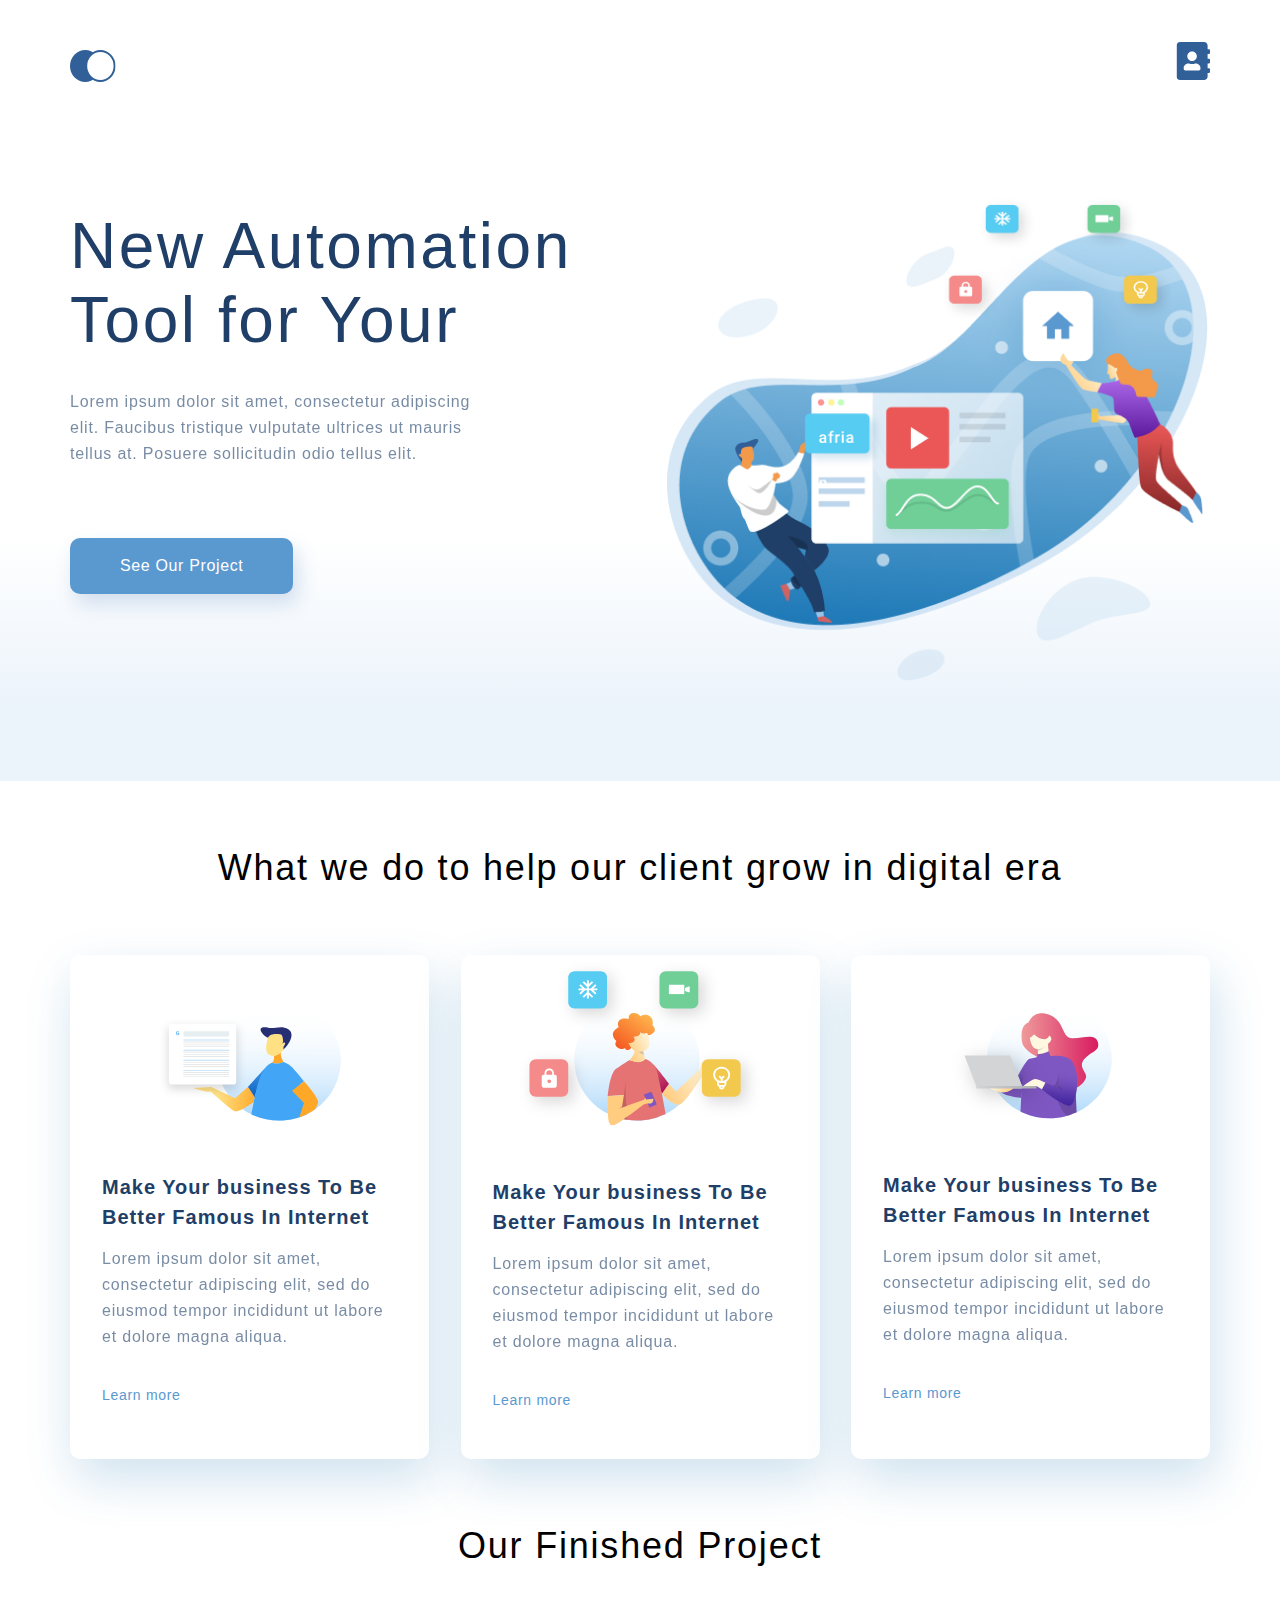
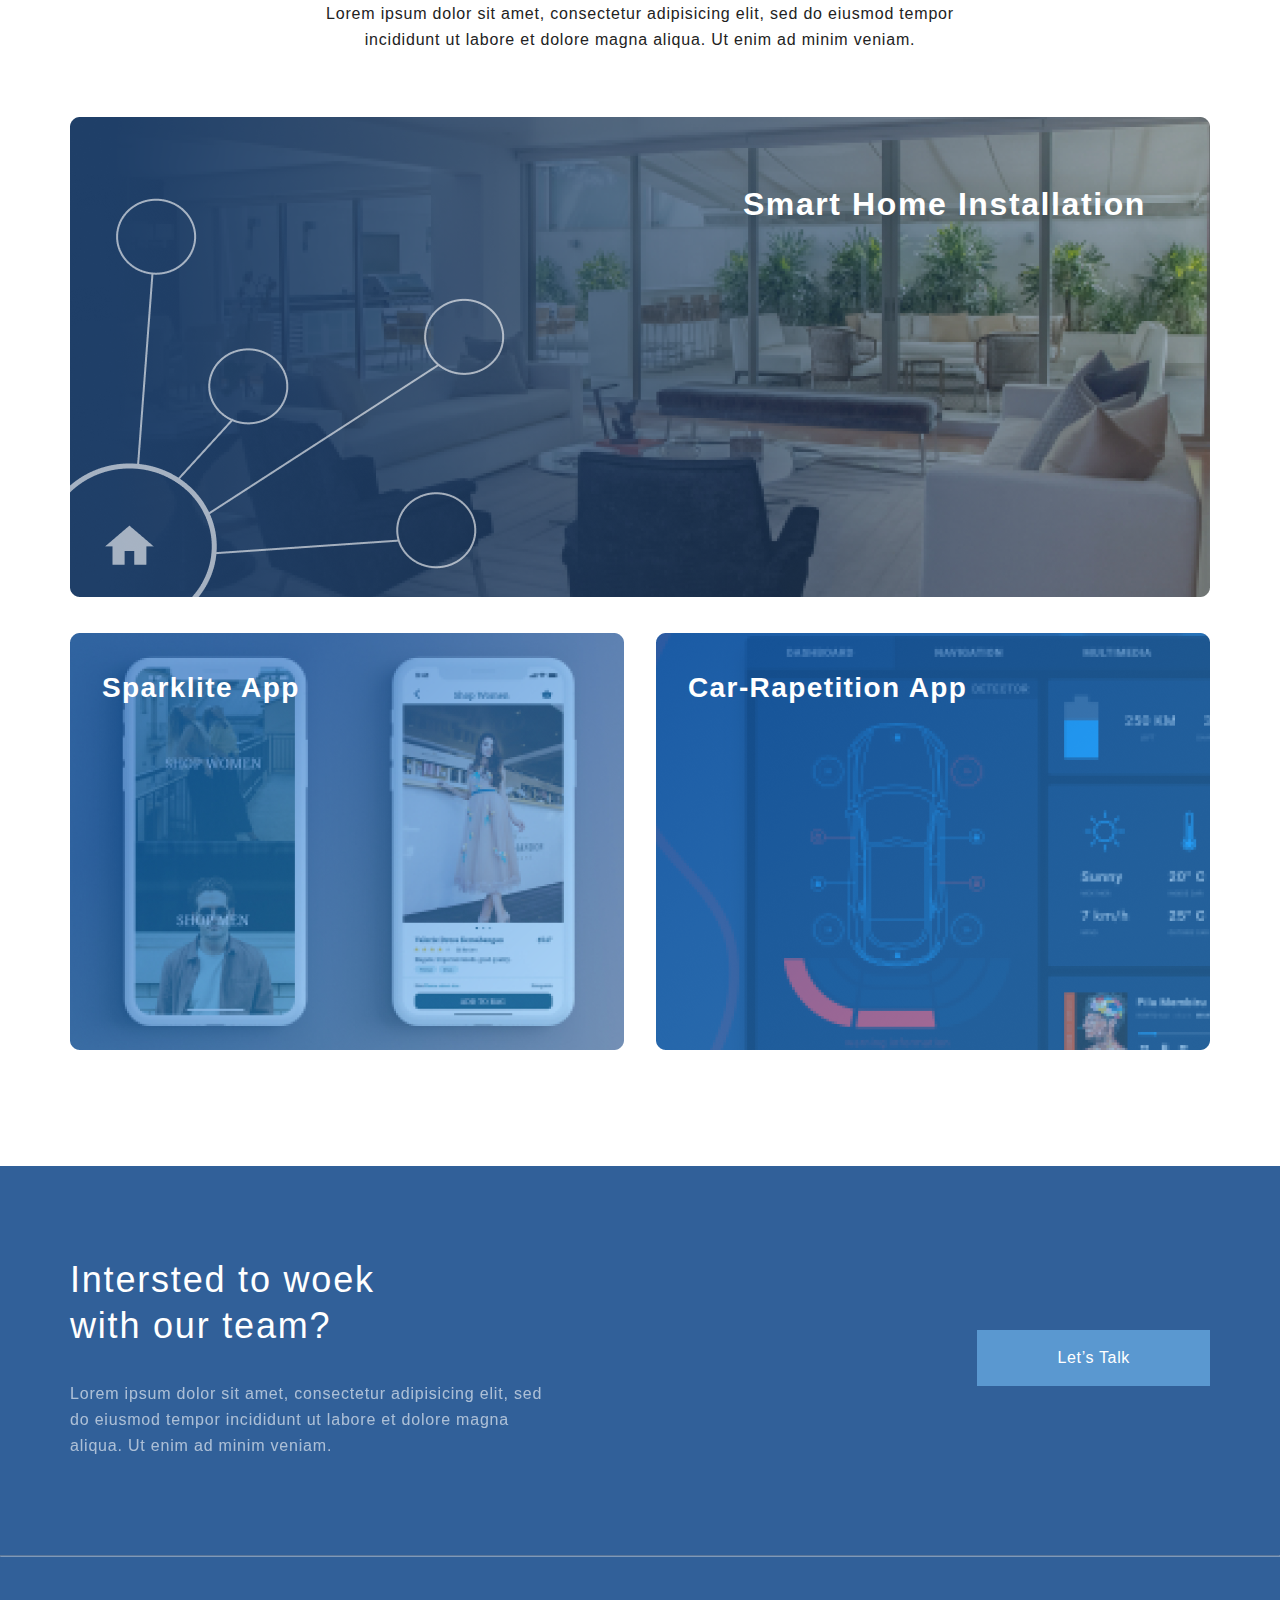
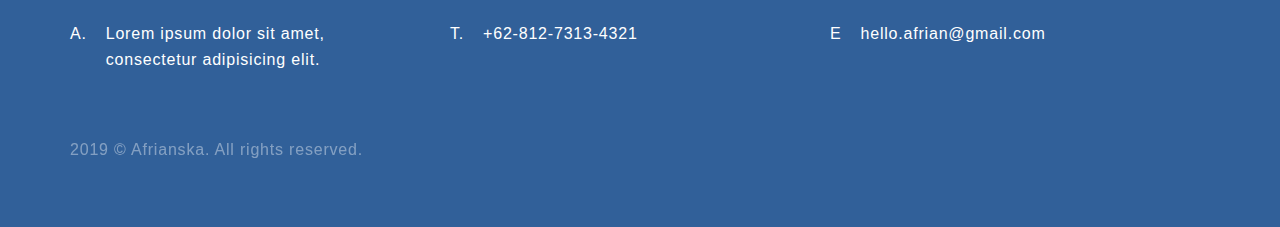
<file: index.html>
<!DOCTYPE html>
<html lang="en">

<head>
    <meta charset="UTF-8">
    <meta name="viewport" content="width=device-width, initial-scale=1.0">
    <title>Document</title>
    <link rel="stylesheet" href="sryle.css">
</head>

<body>

    <div class="top">
        <div class="conteiner top-box">
            <ul class="header">
                <li><a href="index.html"><img src="img/logo-home.svg" alt="home"></a></li>
                <li><a href="contacts.html"><img src="img/logo-contacs.svg" alt="contacts"></a></li>
            </ul>
            <div class="top_text">
                <h1 class="top_heading">New Automation
                    Tool for Your </h1>
                <p class="text">Lorem ipsum dolor sit amet, consectetur adipiscing elit. Faucibus tristique vulputate
                    ultrices ut mauris tellus at. Posuere sollicitudin odio tellus elit.</p>
                <a href="#" class="top-buttom">See Our Project</a>
            </div>
        </div>
    </div>

    <div class="card conteiner">
        <h3 class="heading">What we do to help our client grow in digital era</h3>
        <div class="list_card">
            <div class="card1">
                <img class="img__card" src="img/img__card.svg" alt="photo">
                <h4 class="mini_heading">Make Your business To Be
                    Better Famous In Internet</h4>
                <p class="text">Lorem ipsum dolor sit amet, consectetur adipiscing elit, sed do eiusmod tempor
                    incididunt ut labore et dolore magna aliqua. </p>
                <a class="card__link" href="#">Learn more</a>
            </div>


            <div class="card1">
                <img class="card__2__icon" src="img/card__2__icon.svg" alt="photo">
                <img class="card__2__man" src="img/card__2__man.svg" alt="photo">
                <h4 class="mini_heading">Make Your business To Be
                    Better Famous In Internet</h4>
                <p class="text">Lorem ipsum dolor sit amet, consectetur adipiscing elit, sed do eiusmod tempor
                    incididunt ut labore et dolore magna aliqua. </p>
                <a class="card__link" href="#">Learn more</a>
            </div>


            <div class="card1">
                <img class="img__card" src="img/img__card3.svg" alt="photo">
                <h4 class="mini_heading">Make Your business To Be
                    Better Famous In Internet</h4>
                <p class="text">Lorem ipsum dolor sit amet, consectetur adipiscing elit, sed do eiusmod tempor
                    incididunt ut labore et dolore magna aliqua. </p>
                <a class="card__link" href="#">Learn more</a>
            </div>
        </div>
    </div>

    <div class="project conteiner">
        <h3 class="heading">Our Finished Project</h3>
        <p class="text">Lorem ipsum dolor sit amet, consectetur adipisicing elit, sed do eiusmod tempor incididunt ut
            labore et dolore magna aliqua. Ut enim ad minim veniam.</p>
        <div class="project__img">
            <img class="pro__img" src="img/img__project.png" alt="photo">
            <h2 class="project__text">Smart Home Installation</h2>
        </div>

        <div class="pro__img__app">
            <div class="box__app1">
                <img class="pro__img" src="img/img__progect2.png" alt="photo">
                <h2 class="project__text app__text">Sparklite App</h2>
            </div>
            <div class="box__app2">
                <img class="pro__img" src="img/img__project3.png" alt="photo">
                <h2 class="project__text app__text">Car-Rapetition App</h2>
            </div>
        </div>
    </div>

    <div class="footer">

        <div class="footer_top conteiner">
            <div class="foot_text">
                <h3 class="heading footer__text">Intersted to woek
                    with our team?</h3>
                <p class="text footer__text">Lorem ipsum dolor sit amet, consectetur adipisicing elit, sed do eiusmod
                    tempor incididunt ut labore et dolore magna aliqua. Ut enim ad minim veniam.</p>

            </div>
            <a class="link__button__foot" href="#">Let’s Talk</a>
        </div>
        <hr>
        <div class="footer_bottom conteiner">
            <ul class="foot_list">
                <li class="text footer__text__link link__1">Lorem ipsum dolor sit amet, consectetur adipisicing elit.</li>
                <li class="text footer__text__link link__2">+62-812-7313-4321</li>
                <li class="text footer__text__link link__3">hello.afrian@gmail.com</li>
            </ul>
            <div class="foot_copy">
                <p class="text footer__copy">2019 © Afrianska. All rights reserved.</p>
            </div>
        </div>

    </div>


</body>

</html>
</file>
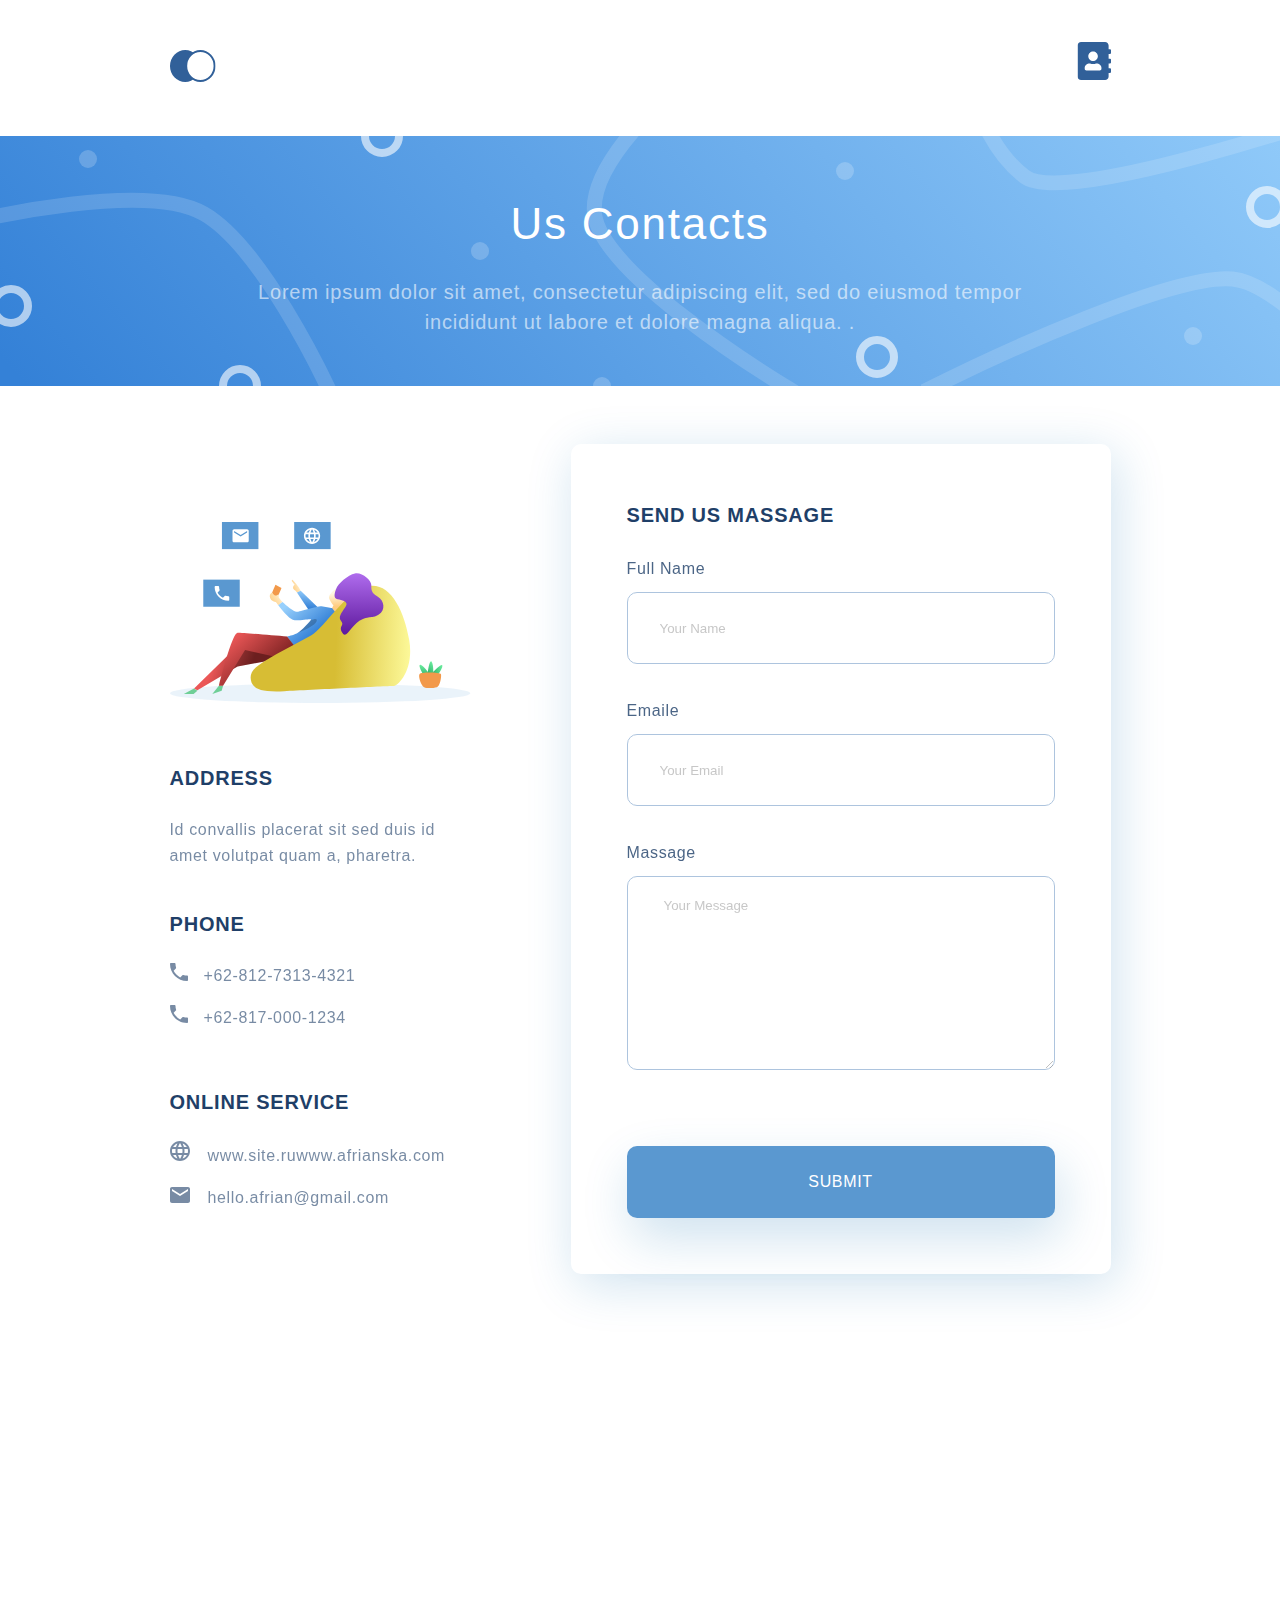
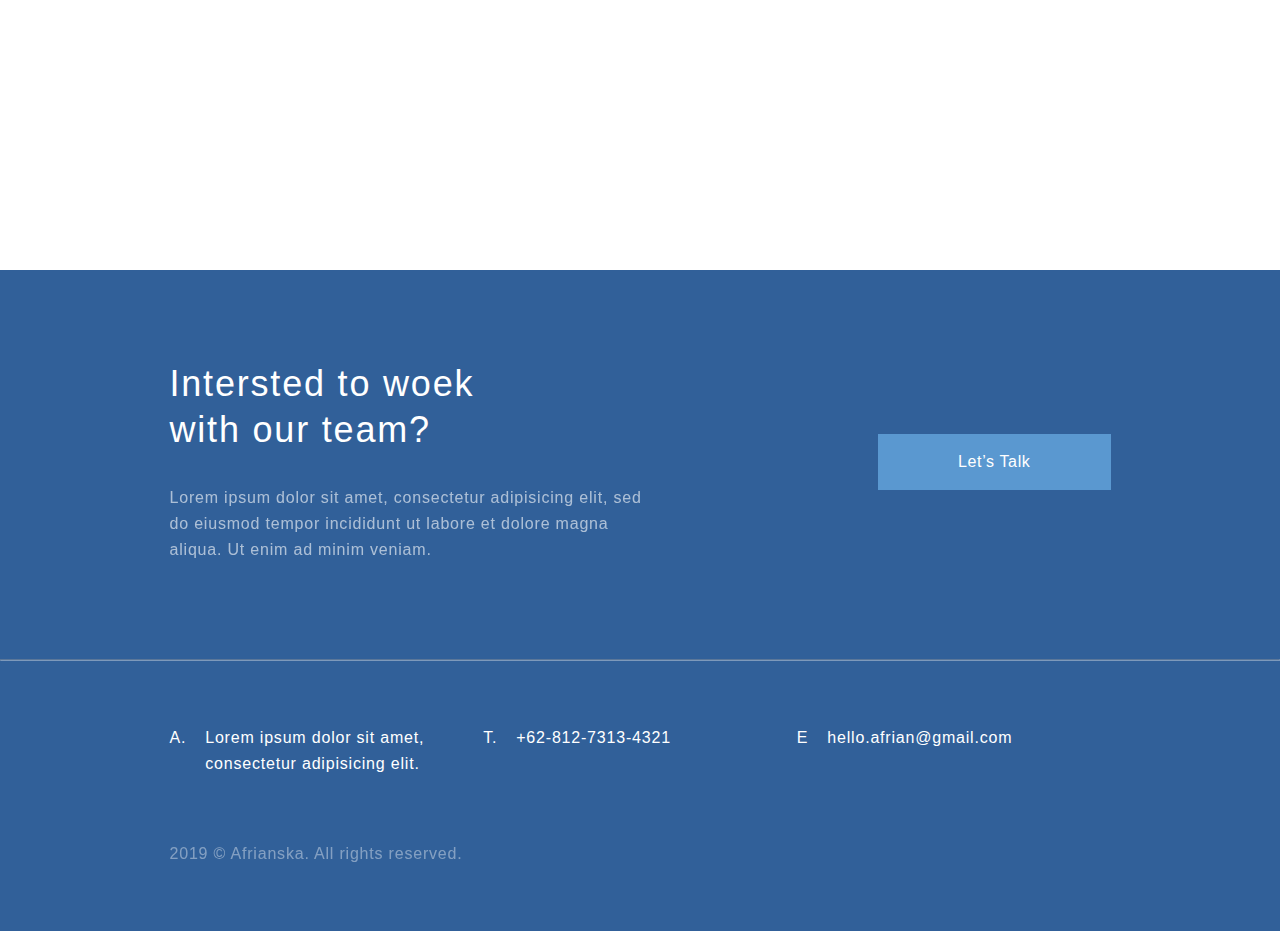
<file: contacts.html>
<!DOCTYPE html>
<html lang="en">

<head>
    <meta charset="UTF-8">
    <meta name="viewport" content="width=device-width, initial-scale=1.0">
    <title>Document</title>
    <link rel="stylesheet" href="sryle.css">
</head>


<body>
    <div class="conteiner-contacts">
        <ul class="header header-contacts">
            <li><a href="index.html"><img src="img/logo-home.svg" alt="home"></a></li>
            <li><a href="contacts.html"><a href="contacts.html"><img src="img/logo-contacs.svg" alt="contacts"></a></li>
        </ul>
    </div>

    <div class="contacts-us">

        <h2 class="contacts-heading">Us Contacts</h2>
        <p class="contactsUs-text">Lorem ipsum dolor sit amet, consectetur adipiscing elit, sed do eiusmod tempor
            incididunt ut labore et dolore magna aliqua. .</p>

    </div>


    <form action="#" class="conteiner-contacts form-contacts">
        <div class="contacts-info">
            <img class="contacts-img" src="img/contacts-img.svg" alt="photo">
            <h4 class="heading-mini">Address</h4>
            <p class="text">Id convallis placerat sit sed duis id amet volutpat quam a, pharetra.</p>
            <h4 class="heading-mini">Phone</h4>
            <ul class="phone-list text">
                <li>+62-812-7313-4321</li>
                <li>+62-817-000-1234</li>
            </ul>
            <h4 class="heading-mini">Online Service</h4>
            <ul class="net-list text">
                <li class="sait"><a class="net-link" href="#">www.site.ruwww.afrianska.com</a></li>
                <li class="mail"><a class="net-link" href="#">hello.afrian@gmail.com</a></li>
            </ul>
        </div>
        <div class="form">
            <h4 class="heading-mini">Send Us Massage</h4>
            <p class="send-text">Full Name</p>
            <input class="input-text" type="text" placeholder="Your Name"><br>
            <p class="send-text">Emaile</p>
            <input class="input-email input-text " type="mail" placeholder="Your Email"><br>
            <p class="send-text">Massage</p>
            <textarea class="input-text textarea" cols="30" rows="10" placeholder="Your Message"></textarea><br>
            <button class="buttom-submit" type="submit">submit</button>
        </div>
    </form>
    <div class="conteiner-map">
        <iframe
            src="https://www.google.com/maps/embed?pb=!1m18!1m12!1m3!1d32792.67144227599!2d37.91967581500604!3d59.089863033270085!2m3!1f0!2f0!3f0!3m2!1i1024!2i768!4f13.1!3m3!1m2!1s0x0%3A0x14cffb1d676bafa5!2sGadgetman35!5e0!3m2!1sru!2sru!4v1599687248764!5m2!1sru!2sru"
            width="100%" height="400" frameborder="0" style="border:0;">
        </iframe>
    </div>

    <div class="footer-contacts">

        <div class="footer_top conteiner-contacts">
            <div class="foot_text">
                <h3 class="heading footer__text">Intersted to woek
                    with our team?</h3>
                <p class="text footer__text">Lorem ipsum dolor sit amet, consectetur adipisicing elit, sed do eiusmod
                    tempor incididunt ut labore et dolore magna aliqua. Ut enim ad minim veniam.</p>

            </div>
            <a class="link__button__foot" href="#">Let’s Talk</a>
        </div>
        <hr>
        <div class="footer_bottom conteiner-contacts">
            <ul class="foot_list">
                <li class="text footer__text__link link__1">Lorem ipsum dolor sit amet, consectetur adipisicing elit.
                </li>
                <li class="text footer__text__link link__2">+62-812-7313-4321</li>
                <li class="text footer__text__link link__3">hello.afrian@gmail.com</li>
            </ul>
            <div class="foot_copy">
                <p class="text footer__copy">2019 © Afrianska. All rights reserved.</p>
            </div>
        </div>

    </div>
</body>

</html>
</file>
<file: sryle.css>
* {
    margin: 0;
    padding: 0;
    font-family: Arial, Helvetica, sans-serif;
}

.text {
    font-size: 16px;
    line-height: 26px;
    color: #1F3F68;
    letter-spacing: 0.05em;
    opacity: 0.6;
}

.conteiner {
    max-width: 1140px;
    margin: 0 auto;
}

.top {
    min-height: 768px;
    background: linear-gradient(0deg, #EBF3FB 8.84%, rgba(152, 195, 232, 0) 31.12%);
}

.header {
    list-style-type: none;
    display: flex;
    justify-content: space-between;
    list-style-type: none;
    padding-top: 42px;
}

.top_heading {
    width: 504px;
    font-weight: 300;
    font-size: 64px;
    line-height: 74px;
    letter-spacing: 0.04em;
    color: #1F3F68;
    margin-bottom: 32px;
}

.top_text {
    min-height: 572px;
    padding-top: 115px;
    background-image: url(img/top-box.png);
    background-repeat: no-repeat;
    background-position: right center;
    background-size: 48%;
}

.top_text p {
    width: 425px;
}

.top-buttom {
    font-size: 16px;
    line-height: 26px;
    text-align: center;
    letter-spacing: 0.04em;
    color: #FFFFFF;
    background: #5A98D0;
    box-shadow: 5px 10px 20px rgba(53, 110, 173, 0.2);
    border-radius: 10px;
    padding: 15px 50px;
    text-decoration: none;
    display: inline-block;
    margin-top: 71px;
}

/* карточки */

.list_card {
    display: flex;
    justify-content: space-between;
    padding-top: 64px;
    padding-bottom: 64px;
}

.card {
    padding-top: 64px;
}

.img__card {
    align-self: center;
}

.heading {
    font-weight: 300;
    font-size: 36px;
    line-height: 46px;
    text-align: center;
    letter-spacing: 0.05em;
    color: #000000;
}

.card1 {
    width: 359px;
    padding: 44px 32px;
    box-sizing: border-box;
    background: #FFFFFF;
    box-shadow: 5px 20px 50px rgba(16, 112, 177, 0.2);
    border-radius: 10px;
    display: flex;
    flex-direction: column;
    position: relative;
}

.card__2__icon {
    align-self: center;
    position: absolute;
    top: 6px;
}

.card__2__man {
    align-self: center;
}

.card__link {
    font-size: 14px;
    line-height: 30px;
    letter-spacing: 0.05em;
    color: #5A98D0;
    text-decoration: none;
    display: inline-block;
    margin-top: 30px;
}

.mini_heading {
    font-size: 20px;
    line-height: 30px;
    letter-spacing: 0.05em;
    color: #1F3F68;
    margin-top: 51px;
    margin-bottom: 14px;
}

/* финальный проект */

.project p {
    width: 60%;
    color: #222222;
    opacity: 1;
    text-align: center;
    margin: 32px auto 64px;
}

.project__img {
    position: relative;
}

.project__text {
    font-size: 32px;
    line-height: 46px;
    letter-spacing: 0.05em;
    color: #FFFFFF;
    position: absolute;
    top: 64px;
    right: 64px;
}

.app__text {
    font-size: 28px;
    top: 32px;
    left: 32px;
}

.pro__img__app {
    display: flex;
    justify-content: space-between;
    margin-top: 32px;
}

.pro__img {
    width: 100%;
}

.box__app1, .box__app2 {
    flex-grow: 1;
    position: relative;
}

.box__app1 {
    margin-right: 32px;
}

/* подвал */

.footer {
    background: #316099;
    margin-top: 112px;
    padding-top: 91px;
}

.footer_top {
    padding-bottom: 96px;
    display: flex;
    justify-content: space-between;
    align-items: center;
}

.foot_text {
    width: 495px;
}

.footer__text {
    color: #FFFFFF;
}

.foot_text h3 {
    font-weight: normal;
    width: 336px;
    text-align: left;
    margin-bottom: 32px;
}

.link__button__foot {
    padding: 15px 80px;
    background-color: #5A98D0;
    text-decoration: none;
    font-size: 16px;
    line-height: 26px;
    text-align: center;
    letter-spacing: 0.04em;
    color: #FFFFFF;
}

hr {
    opacity: 0.4;
}

.footer_bottom {
    padding-top: 64px;
    padding-bottom: 64px;
}

.foot_list {
    display: flex;
    justify-content: space-between;
}

.footer__text__link {
    flex-grow: 1;
    flex-basis: 33.3333%;
    margin-right: 32px;
    display: flex;
    list-style-type: none;
    color: #FFFFFF;
    opacity: 1;
}

.footer__text__link::before {
    display: block;
    padding-right: 19px;
    font-weight: 500;
}

.link__1::before {
    content: "A.";
}

.link__2::before {
    content: "T.";
}

.link__3::before {
    content: "E";
}

.footer__copy {
    padding-top: 64px;
    color: #FFFFFF;
    opacity: 0.4;
}

/* страница контакты */

.conteiner-contacts {
    max-width: 941px;
    margin: 0 auto;
}

.contacts-us {
    min-height: 250px;
    background-image: url(img/fon-contacts.svg);
    margin-top: 42px;
}

.contacts-heading {
    font-weight: 500;
    font-size: 44px;
    line-height: 74px;
    text-align: center;
    letter-spacing: 0.04em;
    color: #FFFFFF;
    padding-top: 51px;
    padding-bottom: 16px;
}

.contactsUs-text {
    width: 780px;
    font-size: 20px;
    line-height: 30px;
    text-align: center;
    letter-spacing: 0.04em;
    color: rgba(255, 255, 255, 0.6);
    margin: 0 auto;
}

.form-contacts {
    display: flex;
    justify-content: space-between;
    margin-top: 58px;
    margin-bottom: 96px;
}

.contacts-info {
    width: 301px;
    padding-top: 78px;
}

.contacts-img {
    margin-bottom: 56px;
}

.heading-mini {
    font-weight: 600;
    font-size: 20px;
    line-height: 30px;
    letter-spacing: 0.04em;
    color: #1F3F68;
    text-transform: uppercase;
    padding-bottom: 24px;
}

.contacts-info p {
    letter-spacing: 0.04em;
    padding-bottom: 40px;
}

.contacts-info li {
    margin-bottom: 16px;
    list-style-type: none;
    letter-spacing: 0.04em;
}

.phone-list {
    padding-bottom: 40px;
}

.phone-list li::before {
    content: url(img/pipe-phone.svg);
    margin-right: 16px;
}

.sait::before {
    content: url(img/sait.svg);
    margin-right: 18px;
}

.mail::before {
    content: url(img/mail.svg);
    margin-right: 18px;
}

.net-link {
    text-decoration: none;
    letter-spacing: 0.04em;
    color: #1F3F68;
}

.form {
    width: 540px;
    padding: 56px;
    background: #FFFFFF;
    box-shadow: 5px 10px 50px rgba(16, 112, 177, 0.2);
    border-radius: 10px;
    box-sizing: border-box;
}

.send-text {
    font-size: 16px;
    line-height: 30px;
    letter-spacing: 0.04em;
    color: #1F3F68;
    opacity: 0.8;
    padding-bottom: 8px;
}

.input-text {
    width: 100%;
    min-height: 72px;
    opacity: 0.4;
    border: 1px solid #356EAD;
    box-sizing: border-box;
    border-radius: 10px;
    padding-left: 32px;
}

.textarea {
    padding: 21px 36px;
}

.form input {
    margin-bottom: 32px;
}

.buttom-submit {
    width: 100%;
    background: #5A98D0;
    box-shadow: 5px 20px 50px rgba(16, 112, 177, 0.2);
    border-radius: 10px;
    padding-top: 23px;
    padding-bottom: 23px;
    font-weight: 500;
    font-size: 16px;
    line-height: 26px;
    text-align: center;
    letter-spacing: 0.04em;
    color: #FFFFFF;
    text-transform: uppercase;
    box-sizing: border-box;
    border: none;
    margin-top: 72px;
}

.conteiner-map {
    max-width: 940px;
    margin: 0 auto;
}

.footer-contacts {
    background: #316099;
    margin-top: 96px;
    padding-top: 91px;
}

/* адаптив */

@media (max-width: 1024px) {
    .conteiner, .conteiner-contacts {
        padding-left: 32px;
        padding-right: 32px;
    }
    .top_text {
        background-position: right 278px;
    }
    .list_card {
        flex-direction: column;
        align-items: center;
    }
    .card1:nth-child(-n+2) {
        margin-bottom: 32px;
    }
    .footer {
        padding-top: 47px;
    }
    .footer_top {
        padding: 0 124px 64px;
        flex-wrap: wrap;
    }
    .foot_text {
        width: 336px;
    }
    .link__button__foot {
        padding: 2px 30px;
    }
    .footer_bottom {
        padding: 64px 124px;
    }
    .foot_list {
        flex-direction: column;
    }
    .footer__text__link {
        margin-right: 0;
    }
    .footer__text__link::before {
        padding-right: 47px;
    }
    .link__2 {
        margin-top: 25px;
        margin-bottom: 25px;
    }
    /* контакты */
    .header-contacts {
        padding-top: 18px;
    }
    .contactsUs-text {
        width: 100%;
        padding-right: 125px;
        padding-left: 125px;
        box-sizing: border-box;
    }
    .form-contacts {
        flex-direction: column;
        align-items: center;
        margin-top: 64px;
        margin-bottom: 64px;
    }
    .contacts-info {
        padding-top: 0px;
    }
    .contacts-img {
        margin-bottom: 64px;
    }
    .net-list .mail {
        margin-bottom: 0;
    }
    .form {
        width: 520px;
        margin-top: 64px;
        padding: 54px;
    }
    .conteiner-map {
        max-width: 100%;
    }
}

@media (max-width: 667px) {
    .top {
        min-height: 376px;
        padding-bottom: 41px;
        box-sizing: border-box;
    }
    .conteiner, .conteiner-contacts {
        padding-left: 16px;
        padding-right: 16px;
    }
    .header {
        padding-top: 24px;
    }
    .top_text {
        min-height: 100%;
        display: flex;
        flex-direction: column;
        align-items: center;
        padding-top: 36px;
        background-image: none;
    }
    .top_heading {
        width: 100%;
        margin-bottom: 12px;
        font-size: 32px;
        line-height: 37px;
        text-align: center;
    }
    .top_text p {
        width: 100%;
        text-align: center;
    }
    .top-buttom {
        font-size: 12px;
        padding: 5px 20px;
        margin-top: 32px;
        letter-spacing: normal;
    }
    .card {
        padding-top: 48px;
    }
    .heading {
        font-size: 24px;
        line-height: 28px;
        letter-spacing: normal;
    }
    .list_card {
        padding-top: 32px;
    }
    .card1 {
        width: 100%;
    }
    .project p {
        width: 100%;
        margin: 32px auto 82px;
    }
    .project__text {
        font-size: 16px;
        line-height: 19px;
        color: #FFFFFF;
        top: 16px;
        right: 16px;
    }
    .app__text {
        font-size: 16px;
        top: 16px;
        left: 16px;
    }
    .pro__img__app {
        margin-top: 16px;
        flex-direction: column;
    }
    .box__app1 {
        margin-right: 0;
        margin-bottom: 16px;
    }
    .footer {
        padding-top: 18px;
    }
    .footer_top {
        padding-bottom: 41px;
        flex-direction: column;
    }
    .foot_text {
        width: 100%;
        text-align: center;
        margin-bottom: 40px;
    }
    .foot_text h3 {
        width: 100%;
        text-align: center;
    }
    .footer_bottom {
        padding-top: 32px;
        padding-bottom: 32px;
    }
    .footer__copy {
        padding-top: 37px;
    }
    /* контакты */
    .contacts-us {
        margin-top: 30px;
    }
    .contacts-heading {
        font-size: 24px;
        line-height: 28px;
        padding-bottom: 32px;
    }
    .contactsUs-text {
        font-size: 16px;
        letter-spacing: 0;
        padding-right: 16px;
        padding-left: 16px;
    }
    .form-contacts {
        margin-top: 46px;
        margin-bottom: 32px;
    }
    .heading-mini {
        font-size: 16px;
        padding-bottom: 30px;
    }
    .send-text {
        font-size: 14px;
        line-height: normal;
        padding-bottom: 5px
    }
    .form input {
        margin-bottom: 20px;
    }
    .form {
        width: 100%;
        margin-top: 32px;
        padding: 36px;
    }
    .buttom-submit {
        margin-top: 48px;
        padding-top: 16px;
        padding-bottom: 16px;
    }
}
</file>
